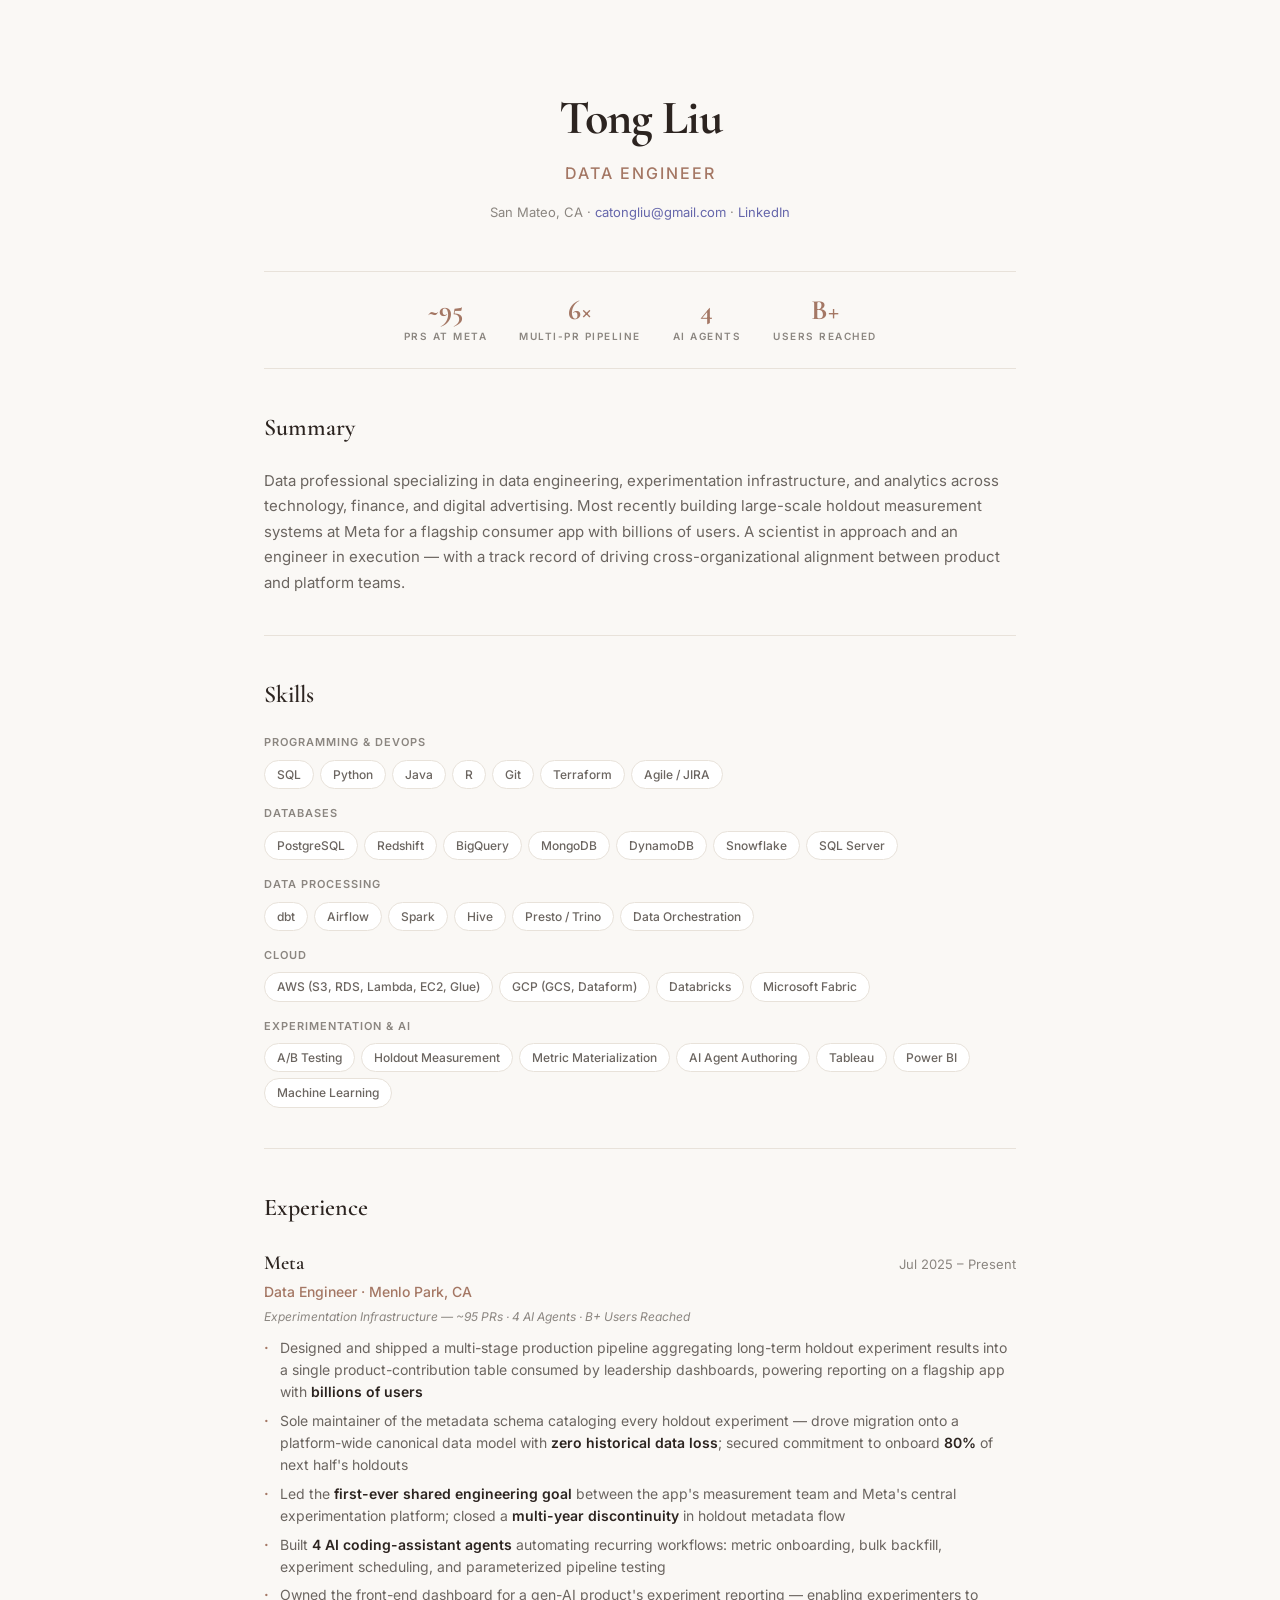
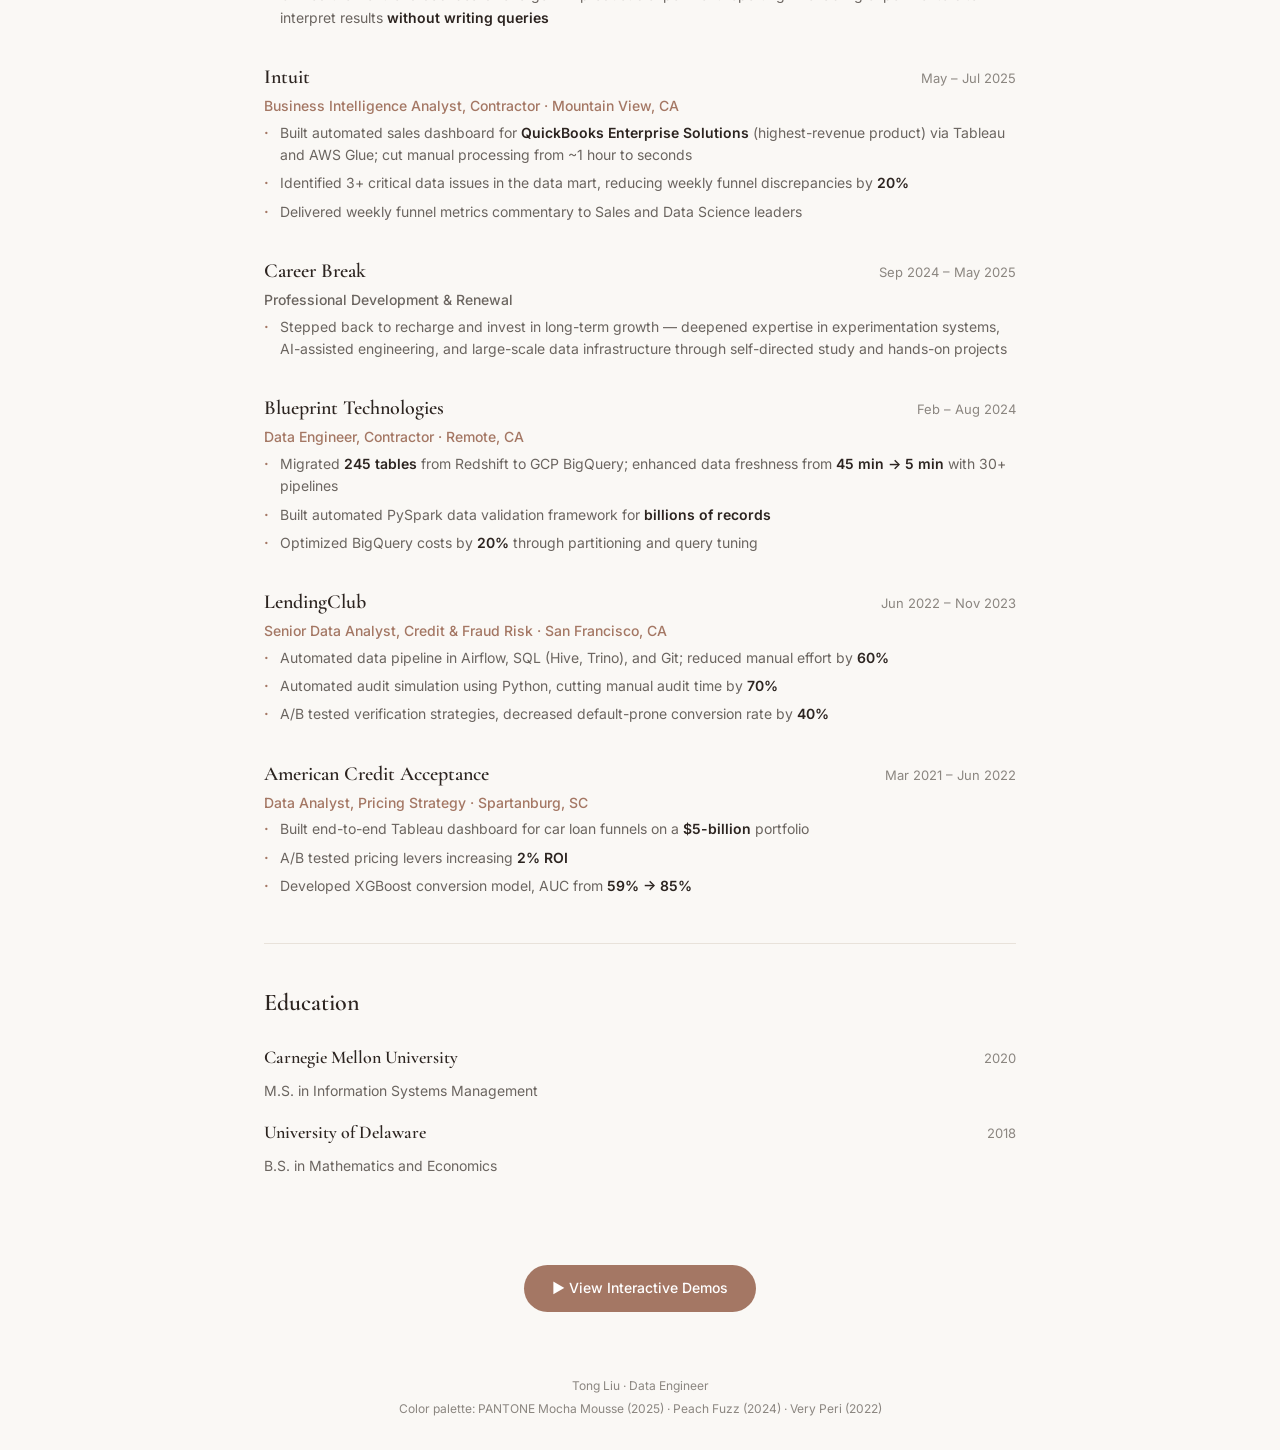
<file: index.html>
<!DOCTYPE html>
<html lang="en">
<head>
  <meta charset="utf-8">
  <meta name="viewport" content="width=device-width, initial-scale=1.0">
  <title>Tong Liu — Data Engineer</title>
  <meta name="description" content="Data Engineer at Meta building experimentation infrastructure for billions of users. CMU MISM. ~95 PRs, 4 AI agents, cross-org leadership.">
  <link rel="preconnect" href="https://fonts.googleapis.com">
  <link href="https://fonts.googleapis.com/css2?family=Cormorant+Garamond:ital,wght@0,400;0,600;0,700;1,400&family=Inter:wght@300;400;500;600;700&display=swap" rel="stylesheet">
  <style>
    *, *::before, *::after { box-sizing: border-box; margin: 0; padding: 0; }

    :root {
      --bg: #FAF8F5;
      --surface: #FFFFFF;
      --border: #E8E2DA;
      --mocha: #A47764;
      --mocha-light: #C49A89;
      --mocha-bg: #F5EDE9;
      --peach: #FFBE98;
      --peach-light: #FFF3EB;
      --peri: #6667AB;
      --peri-bg: #EDEDF7;
      --text: #2C2420;
      --text-secondary: #6B6560;
      --text-muted: #8B8680;
      --heading: "Cormorant Garamond", Georgia, serif;
      --body: "Inter", -apple-system, sans-serif;
    }

    body { font-family: var(--body); background: var(--bg); color: var(--text); line-height: 1.6; -webkit-font-smoothing: antialiased; }

    /* ===== LAYOUT ===== */
    .container { max-width: 800px; margin: 0 auto; padding: 0 24px; }

    /* ===== HERO ===== */
    .hero { padding: 80px 0 48px; text-align: center; border-bottom: 1px solid var(--border); }
    .hero h1 { font-family: var(--heading); font-size: 48px; font-weight: 700; color: var(--text); letter-spacing: -1px; margin-bottom: 4px; }
    .hero .subtitle { font-size: 16px; color: var(--mocha); letter-spacing: 2px; font-weight: 500; margin-bottom: 16px; }
    .hero .contact { font-size: 13px; color: var(--text-muted); }
    .hero .contact a { color: var(--peri); text-decoration: none; }
    .hero .contact a:hover { text-decoration: underline; }

    /* ===== STATS BAR ===== */
    .stats { display: flex; justify-content: center; gap: 32px; padding: 24px 0; border-bottom: 1px solid var(--border); flex-wrap: wrap; }
    .stat { text-align: center; }
    .stat-value { font-family: var(--heading); font-size: 28px; font-weight: 700; color: var(--mocha); line-height: 1; }
    .stat-label { font-size: 10px; font-weight: 600; letter-spacing: 1.5px; text-transform: uppercase; color: var(--text-muted); margin-top: 4px; }

    /* ===== SECTIONS ===== */
    section { padding: 40px 0; border-bottom: 1px solid var(--border); }
    section:last-of-type { border-bottom: none; }
    .section-title { font-family: var(--heading); font-size: 24px; font-weight: 600; color: var(--text); margin-bottom: 20px; }

    /* ===== SUMMARY ===== */
    .summary p { font-size: 15px; color: var(--text-secondary); line-height: 1.7; }

    /* ===== SKILLS ===== */
    .skills-grid { display: flex; flex-wrap: wrap; gap: 6px; }
    .skill-tag { font-size: 12px; font-weight: 500; padding: 4px 12px; border-radius: 100px; border: 1px solid var(--border); color: var(--text-secondary); background: var(--surface); transition: all 0.2s; }
    .skill-tag:hover { border-color: var(--mocha-light); background: var(--mocha-bg); color: var(--mocha); }
    .skill-category { font-size: 11px; font-weight: 600; letter-spacing: 1px; text-transform: uppercase; color: var(--text-muted); margin-bottom: 8px; margin-top: 16px; }
    .skill-category:first-child { margin-top: 0; }

    /* ===== EXPERIENCE ===== */
    .job { margin-bottom: 32px; }
    .job:last-child { margin-bottom: 0; }
    .job-header { display: flex; justify-content: space-between; align-items: baseline; flex-wrap: wrap; gap: 4px; margin-bottom: 2px; }
    .job-company { font-family: var(--heading); font-size: 20px; font-weight: 600; color: var(--text); }
    .job-date { font-size: 13px; color: var(--text-muted); white-space: nowrap; }
    .job-title { font-size: 14px; color: var(--mocha); font-weight: 500; margin-bottom: 4px; }
    .job-meta { font-size: 12px; color: var(--text-muted); font-style: italic; margin-bottom: 10px; }
    .job ul { list-style: none; padding: 0; }
    .job li { font-size: 14px; color: var(--text-secondary); line-height: 1.6; padding-left: 16px; position: relative; margin-bottom: 6px; }
    .job li::before { content: "·"; position: absolute; left: 0; color: var(--mocha); font-weight: 700; }
    .job li strong { color: var(--text); font-weight: 600; }

    /* ===== EDUCATION ===== */
    .edu { display: flex; justify-content: space-between; align-items: baseline; margin-bottom: 8px; flex-wrap: wrap; gap: 4px; }
    .edu-school { font-family: var(--heading); font-size: 18px; font-weight: 600; color: var(--text); }
    .edu-year { font-size: 13px; color: var(--text-muted); }
    .edu-degree { font-size: 14px; color: var(--text-secondary); margin-bottom: 16px; }

    /* ===== DEMOS LINK ===== */
    .demos-banner { text-align: center; padding: 32px 0; }
    .demos-link { display: inline-flex; align-items: center; gap: 8px; padding: 12px 28px; background: var(--mocha); color: white; border-radius: 100px; text-decoration: none; font-size: 14px; font-weight: 500; transition: all 0.2s; }
    .demos-link:hover { background: var(--mocha-light); transform: translateY(-1px); box-shadow: 0 4px 12px rgba(164,119,100,0.2); }

    /* ===== FOOTER ===== */
    footer { text-align: center; padding: 32px 0; font-size: 12px; color: var(--text-muted); }
    footer a { color: var(--peri); text-decoration: none; }

    /* ===== MOBILE ===== */
    @media (max-width: 600px) {
      .hero { padding: 48px 0 32px; }
      .hero h1 { font-size: 36px; }
      .stats { gap: 20px; }
      .stat-value { font-size: 22px; }
      .job-header { flex-direction: column; }
      .edu { flex-direction: column; }
      .container { padding: 0 16px; }
    }

    /* ===== PRINT ===== */
    @media print {
      body { background: white; }
      .demos-banner, footer { display: none; }
      section { padding: 20px 0; }
      .hero { padding: 40px 0 20px; }
    }
  </style>
</head>
<body>

  <div class="container">

    <!-- HERO -->
    <div class="hero">
      <h1>Tong Liu</h1>
      <div class="subtitle">DATA ENGINEER</div>
      <div class="contact">
        San Mateo, CA · <a href="mailto:catongliu@gmail.com">catongliu@gmail.com</a> · <a href="https://www.linkedin.com/in/tinaliu001/" target="_blank">LinkedIn</a>
      </div>
    </div>

    <!-- STATS -->
    <div class="stats">
      <div class="stat"><div class="stat-value">~95</div><div class="stat-label">PRs at Meta</div></div>
      <div class="stat"><div class="stat-value">6×</div><div class="stat-label">Multi-PR Pipeline</div></div>
      <div class="stat"><div class="stat-value">4</div><div class="stat-label">AI Agents</div></div>
      <div class="stat"><div class="stat-value">B+</div><div class="stat-label">Users Reached</div></div>
    </div>

    <!-- SUMMARY -->
    <section class="summary">
      <h2 class="section-title">Summary</h2>
      <p>Data professional specializing in data engineering, experimentation infrastructure, and analytics across technology, finance, and digital advertising. Most recently building large-scale holdout measurement systems at Meta for a flagship consumer app with billions of users. A scientist in approach and an engineer in execution — with a track record of driving cross-organizational alignment between product and platform teams.</p>
    </section>

    <!-- SKILLS -->
    <section>
      <h2 class="section-title">Skills</h2>

      <div class="skill-category">Programming & DevOps</div>
      <div class="skills-grid">
        <span class="skill-tag">SQL</span><span class="skill-tag">Python</span><span class="skill-tag">Java</span><span class="skill-tag">R</span><span class="skill-tag">Git</span><span class="skill-tag">Terraform</span><span class="skill-tag">Agile / JIRA</span>
      </div>

      <div class="skill-category">Databases</div>
      <div class="skills-grid">
        <span class="skill-tag">PostgreSQL</span><span class="skill-tag">Redshift</span><span class="skill-tag">BigQuery</span><span class="skill-tag">MongoDB</span><span class="skill-tag">DynamoDB</span><span class="skill-tag">Snowflake</span><span class="skill-tag">SQL Server</span>
      </div>

      <div class="skill-category">Data Processing</div>
      <div class="skills-grid">
        <span class="skill-tag">dbt</span><span class="skill-tag">Airflow</span><span class="skill-tag">Spark</span><span class="skill-tag">Hive</span><span class="skill-tag">Presto / Trino</span><span class="skill-tag">Data Orchestration</span>
      </div>

      <div class="skill-category">Cloud</div>
      <div class="skills-grid">
        <span class="skill-tag">AWS (S3, RDS, Lambda, EC2, Glue)</span><span class="skill-tag">GCP (GCS, Dataform)</span><span class="skill-tag">Databricks</span><span class="skill-tag">Microsoft Fabric</span>
      </div>

      <div class="skill-category">Experimentation & AI</div>
      <div class="skills-grid">
        <span class="skill-tag">A/B Testing</span><span class="skill-tag">Holdout Measurement</span><span class="skill-tag">Metric Materialization</span><span class="skill-tag">AI Agent Authoring</span><span class="skill-tag">Tableau</span><span class="skill-tag">Power BI</span><span class="skill-tag">Machine Learning</span>
      </div>
    </section>

    <!-- EXPERIENCE -->
    <section>
      <h2 class="section-title">Experience</h2>

      <div class="job">
        <div class="job-header">
          <span class="job-company">Meta</span>
          <span class="job-date">Jul 2025 – Present</span>
        </div>
        <div class="job-title">Data Engineer · Menlo Park, CA</div>
        <div class="job-meta">Experimentation Infrastructure — ~95 PRs · 4 AI Agents · B+ Users Reached</div>
        <ul>
          <li>Designed and shipped a multi-stage production pipeline aggregating long-term holdout experiment results into a single product-contribution table consumed by leadership dashboards, powering reporting on a flagship app with <strong>billions of users</strong></li>
          <li>Sole maintainer of the metadata schema cataloging every holdout experiment — drove migration onto a platform-wide canonical data model with <strong>zero historical data loss</strong>; secured commitment to onboard <strong>80%</strong> of next half's holdouts</li>
          <li>Led the <strong>first-ever shared engineering goal</strong> between the app's measurement team and Meta's central experimentation platform; closed a <strong>multi-year discontinuity</strong> in holdout metadata flow</li>
          <li>Built <strong>4 AI coding-assistant agents</strong> automating recurring workflows: metric onboarding, bulk backfill, experiment scheduling, and parameterized pipeline testing</li>
          <li>Owned the front-end dashboard for a gen-AI product's experiment reporting — enabling experimenters to interpret results <strong>without writing queries</strong></li>
        </ul>
      </div>

      <div class="job">
        <div class="job-header">
          <span class="job-company">Intuit</span>
          <span class="job-date">May – Jul 2025</span>
        </div>
        <div class="job-title">Business Intelligence Analyst, Contractor · Mountain View, CA</div>
        <ul>
          <li>Built automated sales dashboard for <strong>QuickBooks Enterprise Solutions</strong> (highest-revenue product) via Tableau and AWS Glue; cut manual processing from ~1 hour to seconds</li>
          <li>Identified 3+ critical data issues in the data mart, reducing weekly funnel discrepancies by <strong>20%</strong></li>
          <li>Delivered weekly funnel metrics commentary to Sales and Data Science leaders</li>
        </ul>
      </div>

      <div class="job">
        <div class="job-header">
          <span class="job-company">Career Break</span>
          <span class="job-date">Sep 2024 – May 2025</span>
        </div>
        <div class="job-title" style="color: var(--text-secondary);">Professional Development & Renewal</div>
        <ul>
          <li>Stepped back to recharge and invest in long-term growth — deepened expertise in experimentation systems, AI-assisted engineering, and large-scale data infrastructure through self-directed study and hands-on projects</li>
        </ul>
      </div>

      <div class="job">
        <div class="job-header">
          <span class="job-company">Blueprint Technologies</span>
          <span class="job-date">Feb – Aug 2024</span>
        </div>
        <div class="job-title">Data Engineer, Contractor · Remote, CA</div>
        <ul>
          <li>Migrated <strong>245 tables</strong> from Redshift to GCP BigQuery; enhanced data freshness from <strong>45 min → 5 min</strong> with 30+ pipelines</li>
          <li>Built automated PySpark data validation framework for <strong>billions of records</strong></li>
          <li>Optimized BigQuery costs by <strong>20%</strong> through partitioning and query tuning</li>
        </ul>
      </div>

      <div class="job">
        <div class="job-header">
          <span class="job-company">LendingClub</span>
          <span class="job-date">Jun 2022 – Nov 2023</span>
        </div>
        <div class="job-title">Senior Data Analyst, Credit & Fraud Risk · San Francisco, CA</div>
        <ul>
          <li>Automated data pipeline in Airflow, SQL (Hive, Trino), and Git; reduced manual effort by <strong>60%</strong></li>
          <li>Automated audit simulation using Python, cutting manual audit time by <strong>70%</strong></li>
          <li>A/B tested verification strategies, decreased default-prone conversion rate by <strong>40%</strong></li>
        </ul>
      </div>

      <div class="job">
        <div class="job-header">
          <span class="job-company">American Credit Acceptance</span>
          <span class="job-date">Mar 2021 – Jun 2022</span>
        </div>
        <div class="job-title">Data Analyst, Pricing Strategy · Spartanburg, SC</div>
        <ul>
          <li>Built end-to-end Tableau dashboard for car loan funnels on a <strong>$5-billion</strong> portfolio</li>
          <li>A/B tested pricing levers increasing <strong>2% ROI</strong></li>
          <li>Developed XGBoost conversion model, AUC from <strong>59% → 85%</strong></li>
        </ul>
      </div>
    </section>

    <!-- EDUCATION -->
    <section>
      <h2 class="section-title">Education</h2>
      <div class="edu">
        <span class="edu-school">Carnegie Mellon University</span>
        <span class="edu-year">2020</span>
      </div>
      <div class="edu-degree">M.S. in Information Systems Management</div>
      <div class="edu">
        <span class="edu-school">University of Delaware</span>
        <span class="edu-year">2018</span>
      </div>
      <div class="edu-degree">B.S. in Mathematics and Economics</div>
    </section>

    <!-- DEMOS -->
    <div class="demos-banner">
      <a href="demos/index.html" class="demos-link">▶ View Interactive Demos</a>
    </div>

    <footer>
      <p>Tong Liu · Data Engineer</p>
      <p style="margin-top: 4px;">Color palette: PANTONE Mocha Mousse (2025) · Peach Fuzz (2024) · Very Peri (2022)</p>
    </footer>

  </div>

</body>
</html>
</file>
